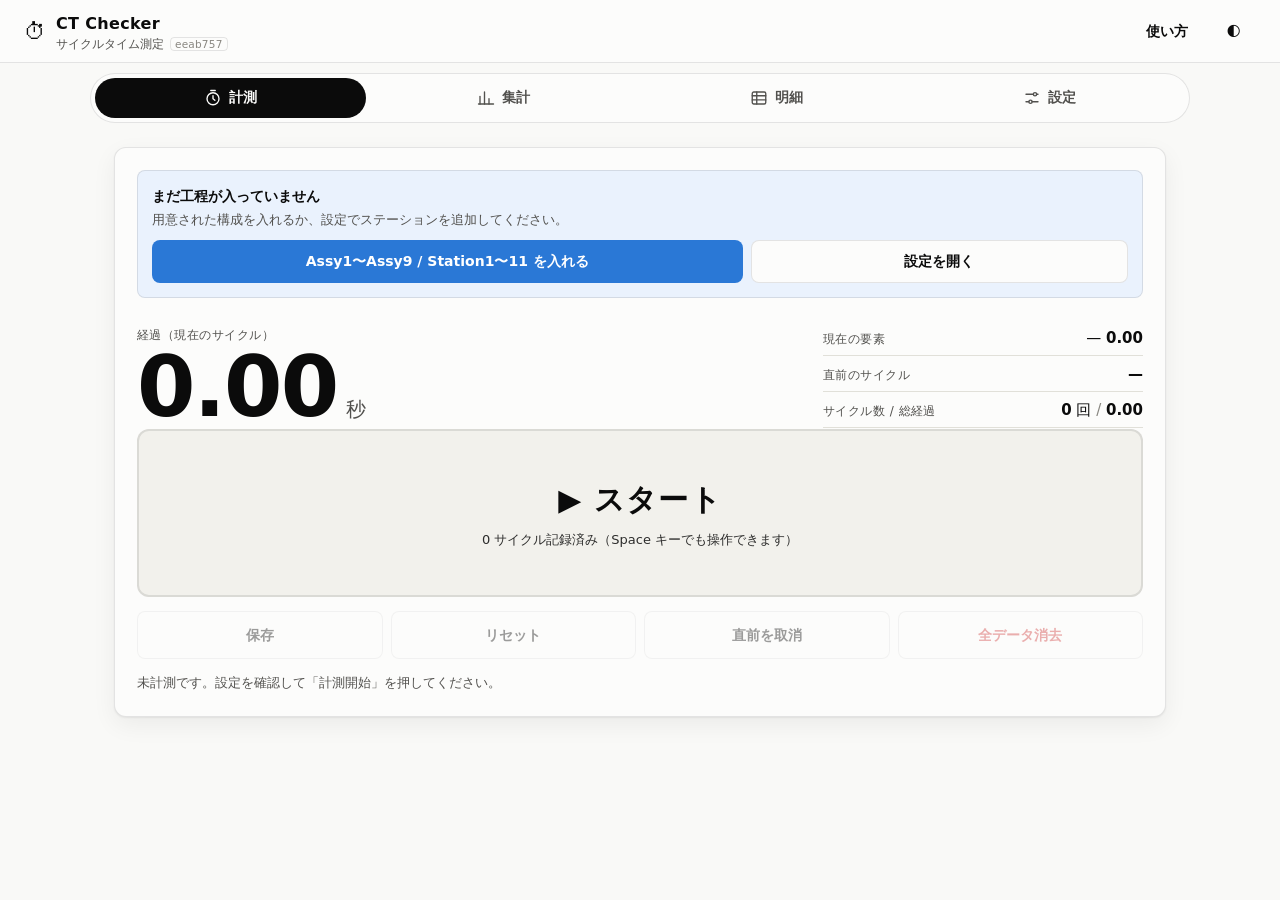
<file: index.html>
<!doctype html>
<html lang="ja">
<head>
<meta charset="utf-8">
<meta name="viewport" content="width=device-width, initial-scale=1, viewport-fit=cover">
<meta name="color-scheme" content="light dark">
<meta name="description" content="現場でサイクルタイムを計測・集計するアプリ。複数工程の同時計測、要素作業ごとのラップ計測、ばらつき分析、タクトタイム比較、CSV出力に対応。">
<title>CT Checker – サイクルタイム測定</title>
<meta name="theme-color" content="#fcfcfb" media="(prefers-color-scheme: light)">
<meta name="theme-color" content="#1a1a19" media="(prefers-color-scheme: dark)">
<meta name="build" content="eeab757">
<meta name="mobile-web-app-capable" content="yes">
<meta name="apple-mobile-web-app-capable" content="yes">
<meta name="apple-mobile-web-app-status-bar-style" content="default">
<meta name="apple-mobile-web-app-title" content="CT Checker">
<link rel="icon" href="icons/icon-192.png" sizes="192x192">
<link rel="apple-touch-icon" href="icons/apple-touch-icon.png">
<link rel="manifest" href="manifest.webmanifest">
<link rel="stylesheet" href="assets/styles.css?v=eeab757">
</head>
<body>
<a class="skip-link" href="#measure">計測パネルへスキップ</a>

<div class="alertbar" id="alertbar" hidden>
  <span id="alertbar-text"></span>
  <button type="button" class="btn btn--sm" id="alertbar-action"></button>
</div>

<header class="app-bar">
  <div class="app-bar__title">
    <span class="app-bar__mark" aria-hidden="true">⏱</span>
    <span>
      <strong>CT Checker</strong>
      <small><span class="app-bar__sub">サイクルタイム測定</span><span class="rev" id="build-id-top" title="動作中のリビジョン">dev</span></small>
    </span>
  </div>
  <div class="app-bar__live" id="app-live" hidden>
    <span class="app-bar__dot"></span>
    <span id="app-live-text"></span>
  </div>
  <div class="app-bar__actions">
    <button type="button" id="btn-help" class="btn btn--ghost" aria-expanded="false" aria-controls="help">使い方</button>
    <button type="button" id="btn-theme" class="btn btn--ghost" title="表示テーマを切り替え">🌓<span class="sr-only">テーマ切替</span></button>
  </div>
</header>

<div id="help" class="help" hidden>
  <h2>使い方</h2>
  <p class="help__lead"><strong>ステーション</strong>（実際に人が立つ持ち場）ごとのストップウォッチです。<strong>工程</strong>はステーションをまとめる箱で、色分けと集計に使います。</p>
  <ol>
    <li><strong>設定</strong>で測りたい<strong>ステーション</strong>を登録します（工程は分けたいときだけでOK）。タクトタイムもここで入れます。</li>
    <li>カードを<strong>タップするとスタート、もう一度タップでストップ</strong>。ストップウォッチと同じ動きです。</li>
    <li>止めた時間でよければ<strong>保存</strong>を押すと1サイクルとして記録され、0に戻ります。測り直すときは<strong>リセット</strong>。</li>
    <li>止めずに<strong>保存</strong>を押すと、その時点で区切って計測を続けます（連続で測りたいときに便利）。</li>
    <li>ステーションが多いときは、計測パネル上部の<strong>工程チップ</strong>で表示を1工程に絞れます。</li>
    <li>集計・グラフ・明細は<strong>表示切替</strong>で「ライン全体 → 工程 → ステーション」と掘り下げられます。外れた値は明細の「除外」で統計から外せます。</li>
    <li>画面の切り替えは下のタブのほか、<strong>左右スワイプ</strong>でもできます。</li>
    <li>データは自動でブラウザに保存されます。<strong>測定を保存</strong>すると名前を付けて残せ、CSV / JSON で書き出せます。</li>
  </ol>
  <h3>キーボード操作</h3>
  <ul class="help__keys">
    <li><kbd>Space</kbd> / <kbd>Enter</kbd> 先頭ステーションのスタート / ストップ</li>
    <li><kbd>1</kbd>…<kbd>9</kbd> カード右上の番号のステーションのスタート / ストップ</li>
    <li><kbd>S</kbd> 保存　　<kbd>P</kbd> 表示中をまとめてスタート / ストップ　　<kbd>Z</kbd> 直前のサイクルを取消</li>
  </ul>
</div>

<nav class="tabs" id="tabs" aria-label="画面切替">
  <button type="button" class="tab" data-tab="measure" aria-current="true">
    <svg viewBox="0 0 24 24" aria-hidden="true"><circle cx="12" cy="13" r="8"/><path d="M12 9v4l2.5 2"/><path d="M9 2h6"/></svg>
    <span>計測</span><span class="tab__badge" id="tab-badge" hidden></span>
  </button>
  <button type="button" class="tab" data-tab="stats">
    <svg viewBox="0 0 24 24" aria-hidden="true"><path d="M4 20V10"/><path d="M10 20V4"/><path d="M16 20v-7"/><path d="M22 20H2"/></svg>
    <span>集計</span>
  </button>
  <button type="button" class="tab" data-tab="table">
    <svg viewBox="0 0 24 24" aria-hidden="true"><rect x="3" y="4" width="18" height="16" rx="2"/><path d="M3 9h18M3 14.5h18M9 4v16"/></svg>
    <span>明細</span>
  </button>
  <button type="button" class="tab" data-tab="settings">
    <svg viewBox="0 0 24 24" aria-hidden="true"><path d="M4 7h10M18 7h2M4 17h4M12 17h8"/><circle cx="16" cy="7" r="2.2"/><circle cx="10" cy="17" r="2.2"/></svg>
    <span>設定</span>
  </button>
</nav>

<main>
  <!-- ============ 計測 ============ -->
  <section class="panel panel--measure" id="measure" data-tab-panel="measure" aria-labelledby="h-measure">
    <h2 class="sr-only" id="h-measure">計測</h2>

    <div class="setup-note" id="setup-note" hidden></div>

    <!-- 単一工程モード -->
    <div id="measure-single">
      <div class="readout">
        <div class="readout__main">
          <span class="readout__label" id="readout-cycle-label">経過（現在のサイクル）</span>
          <span class="readout__value" id="readout-cycle" aria-labelledby="readout-cycle-label">0.00</span>
          <span class="readout__unit" id="readout-unit">秒</span>
        </div>
        <div class="readout__side">
          <div class="readout__row">
            <span class="readout__label">現在の要素</span>
            <span class="readout__sub"><span id="readout-elem-name">—</span> <span class="readout__sub-num" id="readout-elem">0.00</span></span>
          </div>
          <div class="readout__row">
            <span class="readout__label">直前のサイクル</span>
            <span class="readout__sub"><span class="readout__sub-num" id="readout-last">—</span> <span id="readout-last-diff" class="delta"></span></span>
          </div>
          <div class="readout__row">
            <span class="readout__label">サイクル数 / 総経過</span>
            <span class="readout__sub"><span class="readout__sub-num" id="readout-count">0</span> 回 <span class="readout__sep">/</span> <span class="readout__sub-num" id="readout-total">0.00</span></span>
          </div>
        </div>
      </div>

      <div class="steps" id="steps" role="list" aria-label="要素作業の進行"></div>

      <button type="button" id="btn-lap" class="lap-btn">
        <span class="lap-btn__main" id="lap-btn-main">計測開始</span>
        <span class="lap-btn__sub" id="lap-btn-sub">Space キーでも操作できます</span>
      </button>
    </div>

    <!-- 複数工程モード -->
    <div id="measure-multi" hidden>
      <div class="multi-head">
        <div class="multi-head__main">
          <span class="readout__label">総経過</span>
          <span class="multi-head__time" id="multi-total">0.00</span>
          <span class="readout__unit" id="multi-unit">秒</span>
        </div>
        <div class="density" id="density" role="group" aria-label="表示密度">
          <button type="button" class="chip chip--sub" data-density="card">カード</button>
          <button type="button" class="chip chip--sub" data-density="list">リスト</button>
        </div>
        <p class="multi-head__hint" id="multi-hint"></p>
      </div>
      <div class="measure-bar">
        <div class="focus" id="focus-chips" role="group" aria-label="表示する工程"></div>
      </div>
      <div id="pcards"></div>
    </div>

    <div class="controls" id="controls">
      <button type="button" id="btn-pause" class="btn">スタート</button>
      <button type="button" id="btn-save-cycle" class="btn" disabled>保存</button>
      <button type="button" id="btn-clear" class="btn" disabled>リセット</button>
      <button type="button" id="btn-undo" class="btn" disabled>直前を取消</button>
      <button type="button" id="btn-reset" class="btn btn--danger" disabled>全データ消去</button>
    </div>
    <p class="status-line" id="status-line" role="status" aria-live="polite">未計測です。設定を確認して「計測開始」を押してください。</p>
  </section>

  <!-- ============ 表示切替 ============ -->
  <div class="viewswitch" id="viewswitch" data-tab-panel="stats table" hidden>
    <div class="viewswitch__row">
      <span class="viewswitch__label">表示</span>
      <div class="viewswitch__chips" id="view-groups" role="tablist" aria-label="集計の表示対象（工程）"></div>
    </div>
    <div class="viewswitch__row" id="view-stations-row">
      <span class="viewswitch__label viewswitch__label--sub">ST</span>
      <div class="viewswitch__chips" id="view-stations" role="tablist" aria-label="集計の表示対象（ステーション）"></div>
    </div>
  </div>

  <!-- ============ 集計 ============ -->
  <section class="panel" data-tab-panel="stats" aria-labelledby="h-stats">
    <div class="panel__head">
      <h2 id="h-stats">集計<span class="panel__scope" id="scope-stats"></span></h2>
      <div class="panel__head-actions" id="stats-actions">
        <button type="button" id="btn-outlier" class="btn btn--sm">外れ値を自動除外（±2σ）</button>
        <button type="button" id="btn-include-all" class="btn btn--sm">除外を全解除</button>
      </div>
    </div>
    <div class="tiles" id="tiles"></div>
    <div class="takt-bar" id="takt-bar"></div>
  </section>

  <!-- ============ グラフ ============ -->
  <section class="panel" data-tab-panel="stats" aria-labelledby="h-charts">
    <div class="panel__head"><h2 id="h-charts">グラフ<span class="panel__scope" id="scope-charts"></span></h2></div>

    <!-- ライン全体 / 工程 -->
    <figure class="figure" id="fig-balance" hidden>
      <figcaption>
        <span class="figure__title">ステーション別の平均サイクルタイム（山積み表）</span>
        <span class="figure__sub" id="fig-balance-sub"></span>
      </figcaption>
      <div class="legend" id="legend-balance"></div>
      <div class="chart" id="chart-balance" data-empty="計測するとステーションごとの平均が表示されます"></div>
    </figure>

    <figure class="figure" id="fig-groups" hidden>
      <figcaption>
        <span class="figure__title">工程ごとの工数内訳</span>
        <span class="figure__sub" id="fig-groups-sub"></span>
      </figcaption>
      <div class="legend" id="legend-groups"></div>
      <div class="chart" id="chart-groups" data-empty="計測すると工程ごとの合計工数が表示されます"></div>
    </figure>

    <figure class="figure" id="fig-trend" hidden>
      <figcaption>
        <span class="figure__title">ステーション別サイクルタイムの推移</span>
        <span class="figure__sub" id="fig-trend-sub"></span>
      </figcaption>
      <div class="legend" id="legend-trend"></div>
      <div class="chart" id="chart-trend" data-empty="2サイクル以上でグラフを表示します"></div>
    </figure>

    <!-- 工程ごと -->
    <figure class="figure" id="fig-cycles">
      <figcaption>
        <span class="figure__title">サイクルタイムの推移</span>
        <span class="figure__sub" id="fig1-sub"></span>
      </figcaption>
      <div class="legend" id="legend-1"></div>
      <div class="chart" id="chart-cycles" data-empty="計測するとここに推移が表示されます"></div>
    </figure>

    <div class="figure-grid" id="figure-grid">
      <figure class="figure" id="fig-hist">
        <figcaption>
          <span class="figure__title">サイクルタイムの分布</span>
          <span class="figure__sub" id="fig2-sub"></span>
        </figcaption>
        <div class="chart" id="chart-hist" data-empty="3サイクル以上でヒストグラムを表示します"></div>
      </figure>

      <figure class="figure" id="fig-elements" hidden>
        <figcaption>
          <span class="figure__title">要素作業ごとの平均時間</span>
          <span class="figure__sub" id="fig3-sub"></span>
        </figcaption>
        <div class="chart" id="chart-elements"></div>
      </figure>
    </div>
  </section>

  <!-- ============ 明細 ============ -->
  <section class="panel" data-tab-panel="table" aria-labelledby="h-table">
    <div class="panel__head">
      <h2 id="h-table">明細<span class="panel__scope" id="scope-table"></span></h2>
      <div class="panel__head-actions">
        <button type="button" id="btn-undo-cycle" class="btn btn--sm" hidden>直前のサイクルを取消</button>
        <button type="button" id="btn-csv" class="btn btn--sm">CSV書き出し</button>
        <button type="button" id="btn-json" class="btn btn--sm">JSON書き出し</button>
        <label class="btn btn--sm btn--file">JSON読み込み<input type="file" id="file-json" accept=".json,application/json"></label>
      </div>
    </div>
    <div class="table-wrap" id="table-groups-wrap" hidden>
      <table class="data-table" id="table-groups">
        <caption class="sr-only">工程ごとの統計</caption>
      </table>
    </div>
    <div class="table-wrap" id="table-summary-wrap" hidden>
      <table class="data-table" id="table-summary">
        <caption class="sr-only">ステーションごとの統計</caption>
      </table>
    </div>
    <div class="table-wrap" id="table-matrix-wrap" hidden>
      <table class="data-table" id="table-matrix">
        <caption class="sr-only">サイクルごとのステーション別サイクルタイム</caption>
      </table>
    </div>
    <div class="table-wrap" id="table-cycles-wrap">
      <table class="data-table" id="table-cycles">
        <caption class="sr-only">サイクルごとの計測結果</caption>
      </table>
    </div>
    <div class="table-wrap" id="table-elements-wrap" hidden>
      <table class="data-table" id="table-elements">
        <caption class="sr-only">要素作業ごとの統計</caption>
      </table>
    </div>
  </section>

  <!-- ============ 設定 ============ -->
  <section class="panel" data-tab-panel="settings" aria-labelledby="h-settings">
    <div class="panel__head"><h2 id="h-settings">設定</h2></div>
    <div class="form-grid">
      <label class="field">
        <span class="field__label">ライン名 / 品名</span>
        <input type="text" id="in-title" placeholder="例）第2ライン A製品">
      </label>
      <label class="field">
        <span class="field__label">観測者</span>
        <input type="text" id="in-operator" placeholder="例）山田">
      </label>
      <label class="field">
        <span class="field__label">タクトタイム（秒）</span>
        <input type="number" id="in-takt" min="0" step="0.1" inputmode="decimal" placeholder="例）45">
      </label>
      <label class="field field--wide">
        <span class="field__label">備考</span>
        <input type="text" id="in-memo" placeholder="例）2直・治具変更後">
      </label>
    </div>

    <div class="elements">
      <div class="elements__head">
        <h3>ステーションと工程</h3>
        <p class="hint hint--lead">
          <strong>ステーション</strong>＝実際に人が立つ持ち場。ここが計測の単位です。<br>
          <strong>工程</strong>＝ステーションをまとめる箱（色分けと集計に使います）。
          まずはステーションを足すだけで使えます。
        </p>
      </div>
      <div class="addbar">
        <input type="text" id="in-station" placeholder="ステーション名（例）ねじ締め" maxlength="24">
        <select id="in-station-group" class="addbar__select" aria-label="追加先の工程" hidden></select>
        <button type="button" id="btn-add-station" class="btn btn--primary">＋ ステーションを追加</button>
      </div>
      <p class="hint" id="proc-hint"></p>
      <div id="proc-list"></div>
      <div class="elements__add">
        <input type="text" id="in-proc" placeholder="工程名（例）組立　※分けたいときだけ" maxlength="20">
        <button type="button" id="btn-add-proc" class="btn">＋ 工程を追加</button>
      </div>
    </div>

    <div class="elements" id="preset-block" hidden>
      <div class="elements__head">
        <h3>用意された構成を読み込む</h3>
        <p class="hint">選ぶだけで工程とステーションが入ります（いまのデータは自動バックアップしてから入れ替えます）。</p>
      </div>
      <div id="preset-list"></div>
    </div>
  </section>

  <!-- ============ 保存データ ============ -->
  <section class="panel" data-tab-panel="settings" aria-labelledby="h-sessions">
    <div class="panel__head">
      <h2 id="h-sessions">保存した測定</h2>
      <div class="panel__head-actions">
        <button type="button" id="btn-save-session" class="btn btn--sm btn--primary">現在の測定を保存</button>
      </div>
    </div>
    <p class="hint" id="storage-hint"></p>
    <div class="table-wrap">
      <table class="data-table" id="table-sessions">
        <caption class="sr-only">保存済みの測定</caption>
      </table>
    </div>
  </section>
</main>

<footer class="app-foot" data-tab-panel="settings">
  <p>データはこのブラウザ内（localStorage）にのみ保存されます。端末を変えるときは JSON で書き出してください。</p>
  <p class="app-foot__ver">バージョン <span id="build-id">dev</span></p>
</footer>

<div class="tooltip" id="tooltip" role="tooltip" aria-hidden="true"></div>
<div class="toast" id="toast" role="status" aria-live="polite" hidden></div>

<script src="assets/app.js?v=eeab757"></script>
</body>
</html>
</file>
<file: assets/styles.css>
/* ==========================================================================
   CT Checker — サイクルタイム測定
   配色は data-viz リファレンスパレット（ライト/ダークとも検証済み）に準拠。
   ========================================================================== */

:root {
  color-scheme: light;

  /* 面とインク */
  --surface-1: #fcfcfb;
  --plane: #f9f9f7;
  --surface-2: #f2f1ec;
  --text-primary: #0b0b0b;
  --text-secondary: #52514e;
  --text-muted: #898781;
  --grid: #e1e0d9;
  --axis: #c3c2b7;
  --border: rgba(11, 11, 11, .10);
  --shadow: 0 1px 2px rgba(11, 11, 11, .06), 0 8px 24px rgba(11, 11, 11, .06);

  /* ステータス（役割固定・シリーズ色には使わない） */
  --good: #0ca30c;
  --warning: #fab219;
  --serious: #ec835a;
  --critical: #d03b3b;
  --success-text: #006300;

  /* カテゴリカル（要素作業） */
  --series-1: #2a78d6;
  --series-2: #eb6834;
  --series-3: #1baf7a;
  --series-4: #eda100;
  --series-5: #e87ba4;
  --series-6: #008300;
  --series-7: #4a3aa7;
  --series-8: #e34948;

  --accent: #2a78d6;
  --accent-ink: #ffffff;
  --accent-soft: #eaf2fd;

  --tabbar-h: 0px;
  --radius: 12px;
  --radius-sm: 8px;
  --font: system-ui, -apple-system, "Segoe UI", "Hiragino Kaku Gothic ProN", "Noto Sans JP", sans-serif;
}

@media (prefers-color-scheme: dark) {
  :root:where(:not([data-theme="light"])) {
    color-scheme: dark;
    --surface-1: #1a1a19;
    --plane: #0d0d0d;
    --surface-2: #232322;
    --text-primary: #ffffff;
    --text-secondary: #c3c2b7;
    --text-muted: #898781;
    --grid: #2c2c2a;
    --axis: #383835;
    --border: rgba(255, 255, 255, .10);
    --shadow: 0 1px 2px rgba(0, 0, 0, .5), 0 8px 24px rgba(0, 0, 0, .45);
    --success-text: #0ca30c;
    --series-1: #3987e5;
    --series-2: #d95926;
    --series-3: #199e70;
    --series-4: #c98500;
    --series-5: #d55181;
    --series-6: #008300;
    --series-7: #9085e9;
    --series-8: #e66767;
    --accent: #3987e5;
    --accent-soft: #16283d;
  }
}

:root[data-theme="dark"] {
  color-scheme: dark;
  --surface-1: #1a1a19;
  --plane: #0d0d0d;
  --surface-2: #232322;
  --text-primary: #ffffff;
  --text-secondary: #c3c2b7;
  --text-muted: #898781;
  --grid: #2c2c2a;
  --axis: #383835;
  --border: rgba(255, 255, 255, .10);
  --shadow: 0 1px 2px rgba(0, 0, 0, .5), 0 8px 24px rgba(0, 0, 0, .45);
  --success-text: #0ca30c;
  --series-1: #3987e5;
  --series-2: #d95926;
  --series-3: #199e70;
  --series-4: #c98500;
  --series-5: #d55181;
  --series-6: #008300;
  --series-7: #9085e9;
  --series-8: #e66767;
  --accent: #3987e5;
  --accent-soft: #16283d;
}

* { box-sizing: border-box; }

/* display を持つ要素にも hidden 属性を効かせる */
[hidden] { display: none !important; }

html, body { margin: 0; padding: 0; }

body {
  background: var(--plane);
  color: var(--text-primary);
  font-family: var(--font);
  font-size: 15px;
  line-height: 1.6;
  -webkit-text-size-adjust: 100%;
  -webkit-tap-highlight-color: transparent;
  overscroll-behavior-y: contain;
  padding-bottom: calc(env(safe-area-inset-bottom) + var(--tabbar-h, 0px));
}

h1, h2, h3 { line-height: 1.3; margin: 0; }

button, input { font: inherit; color: inherit; }

.sr-only {
  position: absolute; width: 1px; height: 1px; padding: 0; margin: -1px;
  overflow: hidden; clip: rect(0 0 0 0); white-space: nowrap; border: 0;
}

.skip-link {
  position: absolute; left: -9999px; top: 0; z-index: 20;
  background: var(--accent); color: var(--accent-ink); padding: 8px 14px; border-radius: 0 0 8px 0;
}
.skip-link:focus { left: 0; }

:focus-visible { outline: 2px solid var(--accent); outline-offset: 2px; }

/* ---------- アプリバー ---------- */
.app-bar {
  position: sticky; top: 0; z-index: 10;
  display: flex; align-items: center; justify-content: space-between; gap: 12px;
  padding: max(10px, env(safe-area-inset-top)) clamp(12px, 3vw, 24px) 10px;
  background: color-mix(in srgb, var(--surface-1) 92%, transparent);
  backdrop-filter: blur(8px);
  border-bottom: 1px solid var(--border);
}
.app-bar__title { display: flex; align-items: center; gap: 10px; }
.app-bar__mark { font-size: 22px; }
.app-bar__title strong { display: block; font-size: 16px; letter-spacing: .02em; }
.app-bar__title small {
  display: flex; align-items: center; gap: 6px;
  font-size: 12px; color: var(--text-secondary); line-height: 1.2;
}
.rev {
  font-size: 10.5px; font-variant-numeric: tabular-nums; letter-spacing: .02em;
  color: var(--text-muted); border: 1px solid var(--border);
  border-radius: 4px; padding: 0 4px; white-space: nowrap;
}
.app-bar__actions { display: flex; gap: 8px; }

/* ---------- 使い方 ---------- */
.help {
  margin: 12px clamp(12px, 3vw, 24px) 0;
  padding: 16px 20px;
  background: var(--surface-1);
  border: 1px solid var(--border);
  border-radius: var(--radius);
}
.help h2 { font-size: 15px; margin-bottom: 8px; }
.help h3 { font-size: 13px; margin: 14px 0 4px; color: var(--text-secondary); }
.help ol, .help ul { margin: 0; padding-left: 1.2em; font-size: 14px; color: var(--text-secondary); }
.help__keys { list-style: none; padding: 0; }
kbd {
  display: inline-block; min-width: 22px; text-align: center;
  padding: 1px 6px; border: 1px solid var(--border); border-bottom-width: 2px;
  border-radius: 6px; background: var(--surface-2); font-size: 12px; font-family: var(--font);
}

/* ---------- レイアウト ---------- */
main {
  max-width: 1100px;
  margin: 0 auto;
  padding: clamp(12px, 3vw, 24px);
  display: grid;
  gap: clamp(12px, 2.5vw, 20px);
}

/* グリッド/フレックスの子は既定で min-width:auto。中身の広い表がページ全体を
   横に広げてしまうため 0 に落として、はみ出しは .table-wrap 内でスクロールさせる */
main > *, .panel, .panel--measure > *, .figure, .figure-grid > *, .readout > *, .table-wrap { min-width: 0; }

.panel {
  background: var(--surface-1);
  border: 1px solid var(--border);
  border-radius: var(--radius);
  padding: clamp(14px, 2.5vw, 22px);
  box-shadow: var(--shadow);
}
.panel__head {
  display: flex; align-items: center; justify-content: space-between;
  gap: 12px; flex-wrap: wrap; margin-bottom: 14px;
}
.panel__head h2 { font-size: 15px; letter-spacing: .04em; }
.panel__scope {
  margin-left: 10px; font-size: 12px; font-weight: 500; color: var(--text-secondary);
  letter-spacing: 0;
}
.panel__scope .swatch { margin-right: 5px; vertical-align: -1px; }
.panel__head-actions { display: flex; gap: 8px; flex-wrap: wrap; }

/* ---------- ボタン ---------- */
.btn {
  appearance: none; cursor: pointer;
  background: var(--surface-1); color: var(--text-primary);
  border: 1px solid var(--border); border-radius: var(--radius-sm);
  padding: 9px 14px; font-size: 14px; font-weight: 600;
  transition: background .12s ease, border-color .12s ease, opacity .12s ease;
}
.btn:hover:not(:disabled) { background: var(--surface-2); }
.btn:disabled { opacity: .4; cursor: not-allowed; }
.btn--sm { padding: 6px 11px; font-size: 13px; font-weight: 500; }
.btn--ghost { background: transparent; border-color: transparent; }
.btn--ghost:hover { background: var(--surface-2); }
.btn--primary { background: var(--accent); color: var(--accent-ink); border-color: transparent; }
.btn--primary:hover:not(:disabled) { background: var(--accent); filter: brightness(1.08); }
.btn--danger { color: var(--critical); }
.btn--file { position: relative; overflow: hidden; display: inline-flex; align-items: center; }
.btn--file input { position: absolute; inset: 0; opacity: 0; cursor: pointer; }
.btn--icon {
  padding: 4px 9px; font-size: 15px; line-height: 1.4;
  color: var(--text-secondary); background: transparent; border-color: transparent;
}
.btn--icon:hover { background: var(--surface-2); color: var(--text-primary); }

/* ---------- 計測パネル ---------- */
.panel--measure { display: grid; gap: 14px; }

.readout {
  display: grid; gap: 12px;
  grid-template-columns: minmax(0, 1fr);
}
@media (min-width: 720px) { .readout { grid-template-columns: minmax(0, 1fr) minmax(0, 320px); align-items: center; } }

.readout__main { display: flex; align-items: baseline; flex-wrap: wrap; gap: 0 8px; }
.readout__label { display: block; width: 100%; font-size: 12px; color: var(--text-secondary); letter-spacing: .04em; }
.readout__value {
  font-size: clamp(52px, 15vw, 84px); font-weight: 650; line-height: 1;
  letter-spacing: -.02em; font-variant-numeric: tabular-nums;
}
.readout__unit { font-size: 20px; color: var(--text-secondary); }
.readout__side { display: grid; gap: 6px; }
.readout__row {
  display: flex; align-items: baseline; justify-content: space-between; gap: 10px;
  border-bottom: 1px solid var(--grid); padding-bottom: 5px;
}
.readout__row .readout__label { width: auto; }
.readout__sub { font-size: 15px; color: var(--text-primary); }
.readout__sub-num { font-variant-numeric: tabular-nums; font-weight: 600; }
.readout__sep { color: var(--text-muted); }
.delta { font-size: 13px; font-weight: 600; }
.delta--up { color: var(--critical); }
.delta--down { color: var(--success-text); }

/* 要素作業の進行表示 */
.steps { display: flex; flex-wrap: wrap; gap: 6px; }
.step {
  display: inline-flex; align-items: center; gap: 7px;
  padding: 5px 11px 5px 8px; border-radius: 999px;
  border: 1px solid var(--border); background: var(--surface-1);
  font-size: 13px; color: var(--text-secondary);
}
.step__dot { width: 9px; height: 9px; border-radius: 50%; background: var(--series-1); flex: none; }
.step--done { color: var(--text-primary); }
.step--current {
  border-color: var(--accent); background: var(--accent-soft); color: var(--text-primary); font-weight: 600;
}
.step__time { font-variant-numeric: tabular-nums; color: var(--text-secondary); font-weight: 500; }

/* 大ボタン */
.lap-btn {
  appearance: none; cursor: pointer; width: 100%;
  min-height: clamp(120px, 22vw, 168px);
  display: grid; align-content: center; gap: 6px;
  padding: 18px; border: none; border-radius: var(--radius);
  background: var(--accent); color: var(--accent-ink);
  box-shadow: 0 2px 0 rgba(0, 0, 0, .18);
  transition: transform .06s ease, filter .12s ease;
  touch-action: manipulation; -webkit-user-select: none; user-select: none;
}
.lap-btn:hover { filter: brightness(1.06); }
.lap-btn:active { transform: translateY(2px); box-shadow: none; }
.lap-btn__main { font-size: clamp(22px, 5vw, 30px); font-weight: 700; letter-spacing: .04em; }
.lap-btn__sub { font-size: 13px; opacity: .85; }
.lap-btn[data-paused="true"] {
  background: var(--surface-2); color: var(--text-primary);
  box-shadow: inset 0 0 0 2px var(--border);
}

.controls { display: grid; grid-template-columns: repeat(2, minmax(0, 1fr)); gap: 8px; }
@media (min-width: 560px) { .controls { grid-template-columns: repeat(4, minmax(0, 1fr)); } }
.controls .btn { padding: 12px 8px; }

.status-line { margin: 0; font-size: 13px; color: var(--text-secondary); min-height: 1.6em; }

/* ---------- 集計タイル ---------- */
.tiles {
  display: grid; gap: 10px;
  grid-template-columns: repeat(auto-fit, minmax(140px, 1fr));
}
.tile {
  border: 1px solid var(--border); border-radius: var(--radius-sm);
  padding: 11px 13px; background: var(--surface-1);
}
.tile__label { display: block; font-size: 12px; color: var(--text-secondary); }
.tile__value { display: block; font-size: 26px; font-weight: 650; line-height: 1.25; letter-spacing: -.01em; }
.tile__value small { font-size: 13px; font-weight: 500; color: var(--text-secondary); margin-left: 2px; }
.tile__note { display: block; font-size: 12px; color: var(--text-muted); }
.tile--hero { grid-column: span 2; background: var(--accent-soft); border-color: transparent; }
.tile--hero .tile__value { font-size: clamp(38px, 8vw, 52px); }

.takt-bar { margin-top: 14px; }
.takt-bar__track {
  position: relative; height: 14px; border-radius: 999px;
  background: var(--surface-2); overflow: hidden;
}
.takt-bar__fill { height: 100%; border-radius: 999px 0 0 999px; background: var(--good); }
.takt-bar__fill[data-state="over"] { background: var(--critical); }
.takt-bar__fill[data-state="near"] { background: var(--warning); }
.takt-bar__caption {
  display: flex; justify-content: space-between; gap: 12px;
  font-size: 13px; color: var(--text-secondary); margin-top: 6px; flex-wrap: wrap;
}
.judge { font-weight: 700; }
.judge--ok { color: var(--success-text); }
.judge--ng { color: var(--critical); }

/* ---------- 図 ---------- */
.figure { margin: 0 0 6px; }
.figure + .figure { margin-top: 22px; }
.figure figcaption { display: flex; align-items: baseline; gap: 10px; flex-wrap: wrap; margin-bottom: 6px; }
.figure__title { font-size: 14px; font-weight: 650; }
.figure__sub { font-size: 12px; color: var(--text-secondary); }
.figure-grid { display: grid; gap: 22px; margin-top: 22px; }
@media (min-width: 880px) { .figure-grid { grid-template-columns: 1fr 1fr; } .figure-grid .figure + .figure { margin-top: 0; } }

.chart { position: relative; width: 100%; }
.chart svg { display: block; width: 100%; height: auto; overflow: visible; }
.chart:empty::before,
.chart[data-state="empty"]::before {
  content: attr(data-empty);
  display: grid; place-items: center; min-height: 140px;
  font-size: 13px; color: var(--text-muted);
  border: 1px dashed var(--grid); border-radius: var(--radius-sm);
}

.legend { display: flex; flex-wrap: wrap; gap: 4px 14px; margin-bottom: 8px; }
.legend__item { display: inline-flex; align-items: center; gap: 6px; font-size: 12px; color: var(--text-secondary); }
.legend__swatch { width: 10px; height: 10px; border-radius: 3px; flex: none; }
.legend__swatch--line { width: 14px; height: 0; border-top: 2px solid currentColor; border-radius: 0; }
.legend__swatch--dash { width: 14px; height: 0; border-top: 2px dashed currentColor; border-radius: 0; }

.tooltip {
  position: fixed; z-index: 30; pointer-events: none; opacity: 0;
  transition: opacity .1s ease;
  background: var(--surface-1); color: var(--text-primary);
  border: 1px solid var(--border); border-radius: var(--radius-sm);
  box-shadow: var(--shadow); padding: 8px 11px; font-size: 12.5px; line-height: 1.5;
  max-width: 260px;
}
.tooltip[data-show="true"] { opacity: 1; }
.tooltip strong { display: block; font-size: 13px; margin-bottom: 3px; }
.tooltip .tt-row { display: flex; align-items: center; gap: 7px; justify-content: space-between; }
.tooltip .tt-key { display: inline-flex; align-items: center; gap: 6px; color: var(--text-secondary); }
.tooltip .tt-dot { width: 9px; height: 9px; border-radius: 3px; flex: none; }
.tooltip .tt-val { font-variant-numeric: tabular-nums; font-weight: 600; }

/* ---------- テーブル ---------- */
.table-wrap { overflow-x: auto; border: 1px solid var(--border); border-radius: var(--radius-sm); }
.table-wrap + .table-wrap { margin-top: 14px; }
.data-table { width: 100%; border-collapse: collapse; font-size: 13.5px; }
.data-table th, .data-table td { padding: 8px 12px; text-align: right; white-space: nowrap; }
.data-table th:first-child, .data-table td:first-child { text-align: left; }
.data-table thead th {
  position: sticky; top: 0; background: var(--surface-2); color: var(--text-secondary);
  font-weight: 600; font-size: 12px; border-bottom: 1px solid var(--border); z-index: 1;
}
.data-table tbody tr + tr td { border-top: 1px solid var(--grid); }
.data-table tbody tr:hover td { background: var(--surface-2); }
.data-table td.num { font-variant-numeric: tabular-nums; }
.data-table tr[data-excluded="true"] td { color: var(--text-muted); text-decoration: line-through; }
.data-table tr[data-excluded="true"] td:last-child { text-decoration: none; }
.data-table tfoot td { border-top: 2px solid var(--axis); font-weight: 650; font-variant-numeric: tabular-nums; }
.data-table .empty-row td { text-align: center; color: var(--text-muted); padding: 18px; }
.note-input {
  width: 8em; min-width: 90px; padding: 3px 7px; font-size: 13px;
  border: 1px solid transparent; border-radius: 6px; background: transparent;
}
.note-input:hover, .note-input:focus { border-color: var(--border); background: var(--surface-1); }
.flag { display: inline-flex; align-items: center; gap: 4px; font-weight: 600; }
.flag--over { color: var(--critical); }
.swatch-cell { display: inline-flex; align-items: center; gap: 7px; }
.swatch { width: 10px; height: 10px; border-radius: 3px; flex: none; }

/* ---------- フォーム ---------- */
.form-grid { display: grid; gap: 12px; grid-template-columns: repeat(auto-fit, minmax(200px, 1fr)); }
.field { display: grid; gap: 4px; }
.field--wide { grid-column: 1 / -1; }
.field__label { font-size: 12px; color: var(--text-secondary); }
.field input {
  padding: 9px 11px; border: 1px solid var(--border); border-radius: var(--radius-sm);
  background: var(--surface-1); width: 100%;
}

.elements { margin-top: 20px; border-top: 1px solid var(--grid); padding-top: 16px; }
.elements__head h3 { font-size: 14px; }
.hint { margin: 2px 0 10px; font-size: 12.5px; color: var(--text-secondary); }
.hint--warn { color: var(--serious); }
.elements__list { list-style: none; margin: 0 0 10px; padding: 0; display: grid; gap: 6px; }
.elements__item {
  display: flex; align-items: center; gap: 10px;
  padding: 7px 10px; border: 1px solid var(--border); border-radius: var(--radius-sm);
}
.elements__item input {
  flex: 1; min-width: 0; padding: 4px 7px; border: 1px solid transparent;
  border-radius: 6px; background: transparent;
}
.elements__item input:hover:not(:disabled), .elements__item input:focus { border-color: var(--border); background: var(--surface-1); }
.elements__item input:disabled { color: var(--text-primary); }
.elements__index { font-size: 12px; color: var(--text-muted); font-variant-numeric: tabular-nums; }
.elements__add { display: flex; gap: 8px; }
.elements__add input {
  flex: 1; min-width: 0; padding: 9px 11px;
  border: 1px solid var(--border); border-radius: var(--radius-sm); background: var(--surface-1);
}

/* ---------- フッター / トースト ---------- */
.app-foot {
  max-width: 1100px; margin: 0 auto; padding: 4px clamp(12px, 3vw, 24px) 32px;
  font-size: 12px; color: var(--text-muted);
}
.toast {
  position: fixed; left: 50%; bottom: 24px; transform: translateX(-50%);
  z-index: 40; padding: 10px 18px; border-radius: 999px;
  background: var(--text-primary); color: var(--surface-1);
  font-size: 13.5px; font-weight: 600; box-shadow: var(--shadow);
}

@media print {
  .app-bar, .lap-btn, .controls, .panel__head-actions, .elements__add, .toast, .help { display: none !important; }
  body { background: #fff; }
  .panel { break-inside: avoid; box-shadow: none; }
}

@media (prefers-reduced-motion: reduce) {
  * { transition: none !important; }
}

/* ---------- 複数工程モード ---------- */
.multi-head {
  display: flex; align-items: baseline; justify-content: space-between;
  gap: 12px; flex-wrap: wrap; margin-bottom: 12px;
}
.multi-head__main { display: flex; align-items: baseline; gap: 8px; }
.multi-head__time {
  font-size: clamp(30px, 7vw, 40px); font-weight: 650; line-height: 1;
  font-variant-numeric: tabular-nums; letter-spacing: -.01em;
}
.multi-head__hint { margin: 0; font-size: 12.5px; color: var(--text-secondary); }

.pcards {
  display: grid; gap: 8px;
  grid-template-columns: repeat(auto-fit, minmax(250px, 1fr));
}

/* 1枚を小さく保つ。上半分ぜんぶがラップボタン。 */
.pcard {
  border: 1px solid var(--border); border-radius: var(--radius-sm);
  border-left: 4px solid var(--pc, var(--series-1));
  background: var(--surface-1); overflow: hidden; min-width: 0;
}
.pcard__hit > * { min-width: 0; }
.pcard[data-run="true"] { background: color-mix(in srgb, var(--pc) 7%, var(--surface-1)); }
.pcard[data-neck="true"] { box-shadow: inset 0 0 0 1px var(--critical); }

.pcard__hit {
  appearance: none; cursor: pointer; width: 100%;
  display: grid; gap: 2px; padding: 8px 10px 7px;
  border: none; background: transparent; color: inherit; text-align: left;
  touch-action: manipulation; -webkit-user-select: none; user-select: none;
}
.pcard__hit:active { background: var(--surface-2); }

.pcard__head { display: flex; align-items: center; gap: 5px; min-height: 18px; min-width: 0; }
.pcard__name {
  flex: 1 1 auto; min-width: 0;
  font-weight: 650; font-size: 13.5px;
  overflow: hidden; text-overflow: ellipsis; white-space: nowrap;
}
.pcard__head .badge { flex: none; }
.pcard__key {
  margin-left: auto; font-size: 11px; color: var(--text-muted);
  border: 1px solid var(--border); border-radius: 5px; padding: 0 5px; flex: none;
}
.badge {
  font-size: 10.5px; font-weight: 700; padding: 1px 6px; border-radius: 999px;
  background: var(--critical); color: #fff; white-space: nowrap;
}
.badge--muted { background: var(--surface-2); color: var(--text-secondary); }

.pcard__row { display: flex; align-items: baseline; gap: 6px; min-width: 0; flex-wrap: nowrap; }
.pcard__time {
  flex: 0 1 auto; min-width: 0; overflow: hidden;
  font-size: 28px; font-weight: 650; line-height: 1.1; letter-spacing: -.01em;
  font-variant-numeric: tabular-nums; white-space: nowrap;
}
.pcard__time small { font-size: 12px; font-weight: 500; color: var(--text-secondary); margin-left: 2px; }
.pcard__cta {
  margin-left: auto; flex: 0 0 auto; align-self: center;
  padding: 7px 14px; border-radius: 999px;
  background: var(--pc, var(--series-1)); color: #fff;
  font-size: 13px; font-weight: 700; white-space: nowrap;
}
.cta-short { display: none; }
.pcard[data-run="false"] .pcard__cta {
  background: transparent; color: var(--text-primary);
  box-shadow: inset 0 0 0 1.5px var(--border);
}
.pcard__sub {
  font-size: 11.5px; color: var(--text-secondary);
  font-variant-numeric: tabular-nums;
  overflow: hidden; text-overflow: ellipsis; white-space: nowrap;
}
.pcard__sub b { color: var(--text-primary); font-weight: 650; }

.pcard__actions { display: flex; border-top: 1px solid var(--grid); }
.pcard__actions .btn {
  flex: 1; border: none; border-radius: 0; padding: 6px 2px;
  font-size: 12px; font-weight: 500; background: transparent;
}
.pcard__actions .btn + .btn { border-left: 1px solid var(--grid); }

/* ---------- 表示切替 ---------- */
.viewswitch { display: grid; gap: 6px; padding: 4px 2px; }
.viewswitch__row { display: flex; align-items: center; gap: 10px; flex-wrap: wrap; }
.viewswitch__label {
  font-size: 12px; color: var(--text-secondary);
  min-width: 2.4em;
}
.viewswitch__label--sub { color: var(--text-muted); }
.viewswitch__chips { display: flex; gap: 6px; flex-wrap: wrap; }
.chip {
  appearance: none; cursor: pointer;
  display: inline-flex; align-items: center; gap: 7px;
  padding: 6px 13px; border-radius: 999px;
  border: 1px solid var(--border); background: var(--surface-1);
  font-size: 13px; font-weight: 600; color: var(--text-secondary);
}
.chip:hover { background: var(--surface-2); }
.chip[aria-selected="true"] {
  background: var(--text-primary); color: var(--surface-1); border-color: transparent;
}
.chip[aria-selected="true"] .swatch { box-shadow: 0 0 0 2px var(--surface-1); }

/* ---------- 設定：工程 ---------- */
.proc {
  border: 1px solid var(--border); border-radius: var(--radius-sm);
  padding: 10px 12px; margin-bottom: 8px;
  border-left: 4px solid var(--pc, var(--series-1));
}
.proc__head { display: flex; align-items: center; gap: 8px; }
.proc__head input {
  flex: 1; min-width: 0; padding: 6px 9px; font-weight: 600;
  border: 1px solid transparent; border-radius: 6px; background: transparent;
}
.proc__head input:hover:not(:disabled), .proc__head input:focus { border-color: var(--border); background: var(--surface-1); }
.proc__body { margin-top: 8px; padding-top: 8px; border-top: 1px solid var(--grid); }
.proc__label { font-size: 12px; color: var(--text-secondary); display: block; margin-bottom: 6px; }
.proc .elements__add input { padding: 7px 10px; font-size: 13.5px; }


/* 工程カードの稼働状態 */
.pcard__run {
  display: inline-flex; align-items: center; gap: 5px;
  font-size: 11px; color: var(--text-muted);
}
.pcard__run::before {
  content: ''; width: 7px; height: 7px; border-radius: 50%;
  background: var(--text-muted); flex: none;
}
.pcard__run--on { color: var(--success-text); font-weight: 650; }
.pcard__run--on::before { background: var(--good); }
.pcard[data-run="true"] { background: color-mix(in srgb, var(--pc) 5%, var(--surface-1)); }

/* ---------- 工程（大）とステーション（小） ---------- */
.focus { display: flex; gap: 6px; flex-wrap: wrap; margin-bottom: 12px; }
.chip__n {
  font-size: 11px; font-weight: 600; padding: 0 5px; border-radius: 999px;
  background: var(--surface-2); color: var(--text-secondary);
}
.chip[aria-pressed="true"], .chip[aria-selected="true"] {
  background: var(--text-primary); color: var(--surface-1); border-color: transparent;
}
.chip[aria-pressed="true"] .chip__n, .chip[aria-selected="true"] .chip__n {
  background: rgba(255, 255, 255, .22); color: inherit;
}
.chip--sub { font-weight: 500; font-size: 12.5px; padding: 5px 11px; }

.pgroup + .pgroup { margin-top: 14px; }
.pgroup__head {
  display: flex; align-items: baseline; gap: 8px; flex-wrap: wrap;
  margin-bottom: 7px; padding-bottom: 4px; border-bottom: 1px solid var(--grid);
}
.pgroup__bar {
  width: 4px; height: 15px; border-radius: 2px; background: var(--pc, var(--series-1));
  align-self: center; flex: none;
}
.pgroup__name { font-size: 14px; font-weight: 700; }
.pgroup__meta { font-size: 12px; color: var(--text-secondary); font-variant-numeric: tabular-nums; }

/* ステーションが多いときはさらに詰める */
.pcards--dense { grid-template-columns: repeat(auto-fit, minmax(215px, 1fr)); }
.pcards--dense .pcard__time { font-size: 24px; }
.pcards--dense .pcard__cta { padding: 6px 11px; font-size: 12px; }

/* 設定：工程の中のステーション */
.proc__count {
  font-size: 11px; color: var(--text-secondary); padding: 1px 7px;
  border: 1px solid var(--border); border-radius: 999px; white-space: nowrap;
}
.stn__list { list-style: none; margin: 0; padding: 0; display: grid; gap: 8px; }
.stn {
  border: 1px solid var(--border); border-radius: var(--radius-sm);
  padding: 8px 10px; background: var(--surface-1);
}
.stn__head { display: flex; align-items: center; gap: 8px; }
.stn__head input {
  flex: 1; min-width: 0; padding: 5px 8px; font-weight: 600; font-size: 14px;
  border: 1px solid transparent; border-radius: 6px; background: transparent;
}
.stn__head input:hover:not(:disabled), .stn__head input:focus {
  border-color: var(--border); background: var(--surface-1);
}
.stn__els { margin-top: 6px; }
.stn__els > summary {
  cursor: pointer; font-size: 12px; color: var(--text-secondary);
  padding: 2px 0; list-style-position: inside;
}
.stn__els > summary:hover { color: var(--text-primary); }
.stn__els .elements__list { margin: 6px 0; }
.stn__els .elements__item { padding: 4px 8px; }
.help__lead { font-size: 13.5px; color: var(--text-secondary); margin: 0 0 10px; }


/* ---------- タブ（PC＝上部、スマホ＝下部固定） ---------- */
.tabs {
  position: sticky; top: 52px; z-index: 9;
  display: grid; grid-auto-flow: column; grid-auto-columns: 1fr;
  gap: 2px; max-width: 1100px; margin: 10px auto 0;
  padding: 4px; border-radius: 999px;
  background: var(--surface-1); border: 1px solid var(--border);
}
.tab {
  appearance: none; cursor: pointer; position: relative;
  display: flex; align-items: center; justify-content: center; gap: 7px;
  padding: 9px 6px; border: none; border-radius: 999px;
  background: transparent; color: var(--text-secondary);
  font-size: 13.5px; font-weight: 600;
}
.tab svg {
  width: 18px; height: 18px; flex: none;
  fill: none; stroke: currentColor; stroke-width: 1.8;
  stroke-linecap: round; stroke-linejoin: round;
}
.tab[aria-current="true"] { background: var(--text-primary); color: var(--surface-1); }
.tab:hover:not([aria-current="true"]) { background: var(--surface-2); color: var(--text-primary); }
.tab__badge {
  min-width: 18px; padding: 0 5px; border-radius: 999px;
  background: var(--good); color: #fff; font-size: 11px; line-height: 18px;
}

/* アプリバーの稼働表示 */
.app-bar__live {
  display: flex; align-items: center; gap: 6px; margin-left: auto; margin-right: 4px;
  font-size: 12.5px; font-weight: 650; color: var(--success-text);
  font-variant-numeric: tabular-nums; white-space: nowrap;
}
.app-bar__dot { width: 8px; height: 8px; border-radius: 50%; background: var(--good); flex: none; }

/* ---------- ステーションのリスト表示（スクロールを短く） ---------- */
.srows { display: grid; gap: 6px; }
.srow {
  display: flex; align-items: stretch; gap: 6px;
  border: 1px solid var(--border); border-radius: var(--radius-sm);
  border-left: 4px solid var(--pc, var(--series-1));
  background: var(--surface-1); overflow: hidden;
}
.srow[data-run="true"] { background: color-mix(in srgb, var(--pc) 7%, var(--surface-1)); }
.srow[data-neck="true"] { box-shadow: inset 0 0 0 1px var(--critical); }
.srow__main {
  appearance: none; cursor: pointer; flex: 1; min-width: 0;
  display: grid; grid-template-columns: minmax(0, 1fr) auto;
  grid-template-rows: auto auto; align-items: center; gap: 2px 10px;
  padding: 8px 10px; min-height: 56px;
  border: none; background: transparent; color: inherit; text-align: left;
  touch-action: manipulation; -webkit-user-select: none; user-select: none;
}
.srow__name { grid-column: 1; grid-row: 1; }
.srow__sub  { grid-column: 1; grid-row: 2; }
.srow__time { grid-column: 2; grid-row: 1 / span 2; text-align: right; }
.srow__main:active { background: var(--surface-2); }
.srow__name { font-weight: 650; font-size: 14px; overflow: hidden; text-overflow: ellipsis; white-space: nowrap; }
.srow__time {
  font-size: 22px; font-weight: 650; font-variant-numeric: tabular-nums;
  line-height: 1.1; align-self: center;
}
.srow__sub { font-size: 11.5px; color: var(--text-secondary); font-variant-numeric: tabular-nums; }
.srow__sub b { color: var(--text-primary); font-weight: 650; }
.srow__cta {
  font-size: 11.5px; font-weight: 700; color: var(--pc, var(--series-1));
}
.srow__side { display: flex; flex-direction: column; }
.srow__side .btn {
  flex: 1; border: none; border-left: 1px solid var(--border); border-radius: 0;
  padding: 0 11px; font-size: 12px; background: transparent;
}
.srow__side .btn + .btn { border-top: 1px solid var(--border); }

.measure-bar { display: flex; align-items: flex-start; gap: 10px; flex-wrap: wrap; margin-bottom: 10px; }
.measure-bar .focus { margin: 0; }
.density { display: flex; gap: 4px; margin-left: auto; flex: none; }

/* ---------- iPhone 向け ---------- */
@media (max-width: 700px) {
  :root { --tabbar-h: 62px; }
  .tabs {
    position: fixed; top: auto; left: 0; right: 0; bottom: 0; z-index: 20;
    margin: 0; border-radius: 0; border: none; border-top: 1px solid var(--border);
    padding: 4px 4px calc(4px + env(safe-area-inset-bottom));
    background: color-mix(in srgb, var(--surface-1) 94%, transparent);
    backdrop-filter: blur(10px);
  }
  .tab { flex-direction: column; gap: 2px; font-size: 11px; padding: 6px 2px; border-radius: 12px; }
  .tab svg { width: 21px; height: 21px; }
  .tab__badge { position: absolute; top: 2px; right: 22%; }
  .app-bar { padding-top: max(8px, env(safe-area-inset-top)); padding-bottom: 8px; }
  .app-bar__sub { display: none; }
  main { padding-top: 10px; gap: 12px; }
  .panel { padding: 12px; border-radius: 10px; }
  .multi-head { margin-bottom: 8px; }
  .multi-head__hint { display: none; }
  .panel__head { margin-bottom: 10px; }
  .figure + .figure, .figure-grid { margin-top: 16px; }
  .app-foot { padding-bottom: 16px; }
}

@media (max-width: 700px) {
  /* 1画面により多くのステーションを収める */
  .pcards { grid-template-columns: repeat(auto-fit, minmax(165px, 1fr)); gap: 7px; }
  .pcards--dense { grid-template-columns: repeat(auto-fit, minmax(150px, 1fr)); }
  .pcard__hit { padding: 7px 9px 6px; }
  .pcard__time { font-size: 25px; }
  .pcard__cta { padding: 6px 10px; font-size: 12px; }
  .cta-long { display: none; }
  .cta-short { display: inline; }
  .pcard__sub { font-size: 11px; }
  .pcard__actions .btn { padding: 5px 2px; font-size: 11.5px; }
  .pgroup + .pgroup { margin-top: 10px; }
  .pgroup__meta--wide { display: none; }
  .chip { padding: 5px 10px; font-size: 12.5px; }
  .chip--sub { padding: 4px 9px; font-size: 12px; }
  .multi-head__time { font-size: 28px; }
  .measure-bar { margin-bottom: 8px; }
}

/* 見出しを省いた工程のカードに付く工程名 */
.pcard__group {
  font-size: 10.5px; font-weight: 700; letter-spacing: .02em;
  color: var(--pc, var(--series-1)); flex: none;
  max-width: 7em; overflow: hidden; text-overflow: ellipsis; white-space: nowrap;
}

@media (max-width: 700px) {
  .panel { padding: 10px; }
  .pcards { gap: 6px; }
  .pcard__actions .btn { padding: 4px 2px; font-size: 11px; }
  .multi-head__time { font-size: 21px; }
  .multi-head { gap: 8px; margin-bottom: 8px; }
  .pgroup__name { font-size: 13px; }
  .pgroup__head { margin-bottom: 5px; padding-bottom: 3px; }
}

.pcard__dot {
  width: 8px; height: 8px; border-radius: 50%; flex: none;
  background: var(--good);
}

/* 次に押すべき操作（未保存の計測がある「保存」） */
.btn--go,
.pcard__actions .btn--go,
.srow__side .btn--go {
  background: var(--accent); color: var(--accent-ink); border-color: transparent; font-weight: 700;
}
.btn--go:hover:not(:disabled) { filter: brightness(1.08); }
.pcard__unsaved { color: var(--serious); font-weight: 700; }
.controls--single { grid-template-columns: repeat(2, minmax(0, 1fr)); }
@media (min-width: 560px) { .controls--single { grid-template-columns: repeat(4, minmax(0, 1fr)); } }

/* 設定：ステーション追加バー */
.addbar { display: flex; gap: 8px; flex-wrap: wrap; margin-bottom: 10px; }
.addbar input[type="text"] {
  flex: 1 1 160px; min-width: 0; padding: 10px 12px;
  border: 1px solid var(--border); border-radius: var(--radius-sm); background: var(--surface-1);
}
.addbar__select {
  padding: 9px 10px; border: 1px solid var(--border); border-radius: var(--radius-sm);
  background: var(--surface-1); color: var(--text-primary); max-width: 45%;
}
.addbar .btn { flex: none; white-space: nowrap; }
.hint--lead { font-size: 13px; line-height: 1.7; }
.hint--lead strong { color: var(--text-primary); }

@media (max-width: 700px) {
  /* 2列のときは数字を少し小さくして操作ラベルと並べる */
  .pcard__time { font-size: 23px; }
  .pcard__cta { padding: 6px 9px; font-size: 11.5px; }
  .pcard__head .badge { font-size: 9.5px; padding: 1px 4px; }
}

/* データ保護の警告バー */
.alertbar {
  position: sticky; top: 0; z-index: 30;
  display: flex; align-items: center; gap: 12px; flex-wrap: wrap;
  padding: 10px clamp(12px, 3vw, 24px);
  background: var(--serious); color: #1a1a19;
  font-size: 13px; font-weight: 600;
}
.alertbar .btn { background: #1a1a19; color: #fff; border-color: transparent; }

/* スワイプでタブを切り替えたときの軽い動き */
@keyframes slide-from-right { from { opacity: .4; transform: translateX(14px); } to { opacity: 1; transform: none; } }
@keyframes slide-from-left  { from { opacity: .4; transform: translateX(-14px); } to { opacity: 1; transform: none; } }
main.slide-l { animation: slide-from-right .16s ease-out; }
main.slide-r { animation: slide-from-left .16s ease-out; }
@media (prefers-reduced-motion: reduce) {
  main.slide-l, main.slide-r { animation: none; }
}

.alertbar[data-kind="info"] { background: var(--accent); color: #fff; }
.alertbar[data-kind="info"] .btn { background: #fff; color: var(--accent); }

.empty-note {
  display: flex; align-items: center; gap: 10px; flex-wrap: wrap;
  margin: 0; padding: 14px; border: 1px dashed var(--grid); border-radius: var(--radius-sm);
  font-size: 13px; color: var(--text-secondary);
}

@media (max-width: 700px) {
  /* 工程が多いときチップは折り返さず横スクロールにして、縦の場所を取らない。
     親のフレックスに合わせて min-width:0 を入れないとページごと横に伸びる。 */
  .measure-bar, .viewswitch__row { min-width: 0; }
  .focus, .viewswitch__chips {
    flex: 1 1 auto; min-width: 0; max-width: 100%;
    flex-wrap: nowrap; overflow-x: auto; scrollbar-width: none;
    -webkit-overflow-scrolling: touch; padding-bottom: 2px;
  }
  .focus::-webkit-scrollbar, .viewswitch__chips::-webkit-scrollbar { display: none; }
  .focus .chip, .viewswitch__chips .chip { flex: none; }
}

/* 設定：用意された構成 */
.preset {
  display: flex; align-items: center; gap: 12px; flex-wrap: wrap;
  padding: 10px 12px; border: 1px solid var(--border); border-radius: var(--radius-sm);
}
.preset + .preset { margin-top: 8px; }
.preset__body { flex: 1 1 160px; min-width: 0; display: grid; gap: 2px; }
.preset__name { font-weight: 650; font-size: 14px; }
.preset__note { font-size: 12px; color: var(--text-secondary); }
.app-foot__ver { margin: 4px 0 0; font-size: 11px; color: var(--text-muted); font-variant-numeric: tabular-nums; }

/* 未設定のときに計測画面に出す案内 */
.setup-note {
  display: grid; gap: 10px; margin-bottom: 14px;
  padding: 14px; border-radius: var(--radius-sm);
  background: var(--accent-soft); border: 1px solid var(--border);
}
.setup-note__body { display: grid; gap: 3px; }
.setup-note__body strong { font-size: 14px; }
.setup-note__body span { font-size: 12.5px; color: var(--text-secondary); }
.setup-note__actions { display: flex; gap: 8px; flex-wrap: wrap; }
.setup-note__actions .btn { flex: 1 1 auto; }

/* 設定の削除ボタン。指で押せる大きさを確保する */
.btn--del {
  flex: none; min-height: 40px; padding: 6px 12px;
  color: var(--critical); font-weight: 600;
}
.btn--del:hover:not(:disabled) { background: color-mix(in srgb, var(--critical) 10%, transparent); }
.elements__item .btn--del { min-height: 34px; padding: 4px 10px; font-size: 12px; }
@media (max-width: 700px) {
  .btn--del { min-height: 44px; }
  .proc__head, .stn__head { gap: 6px; }
  .proc__count { display: none; }
}
</file>
